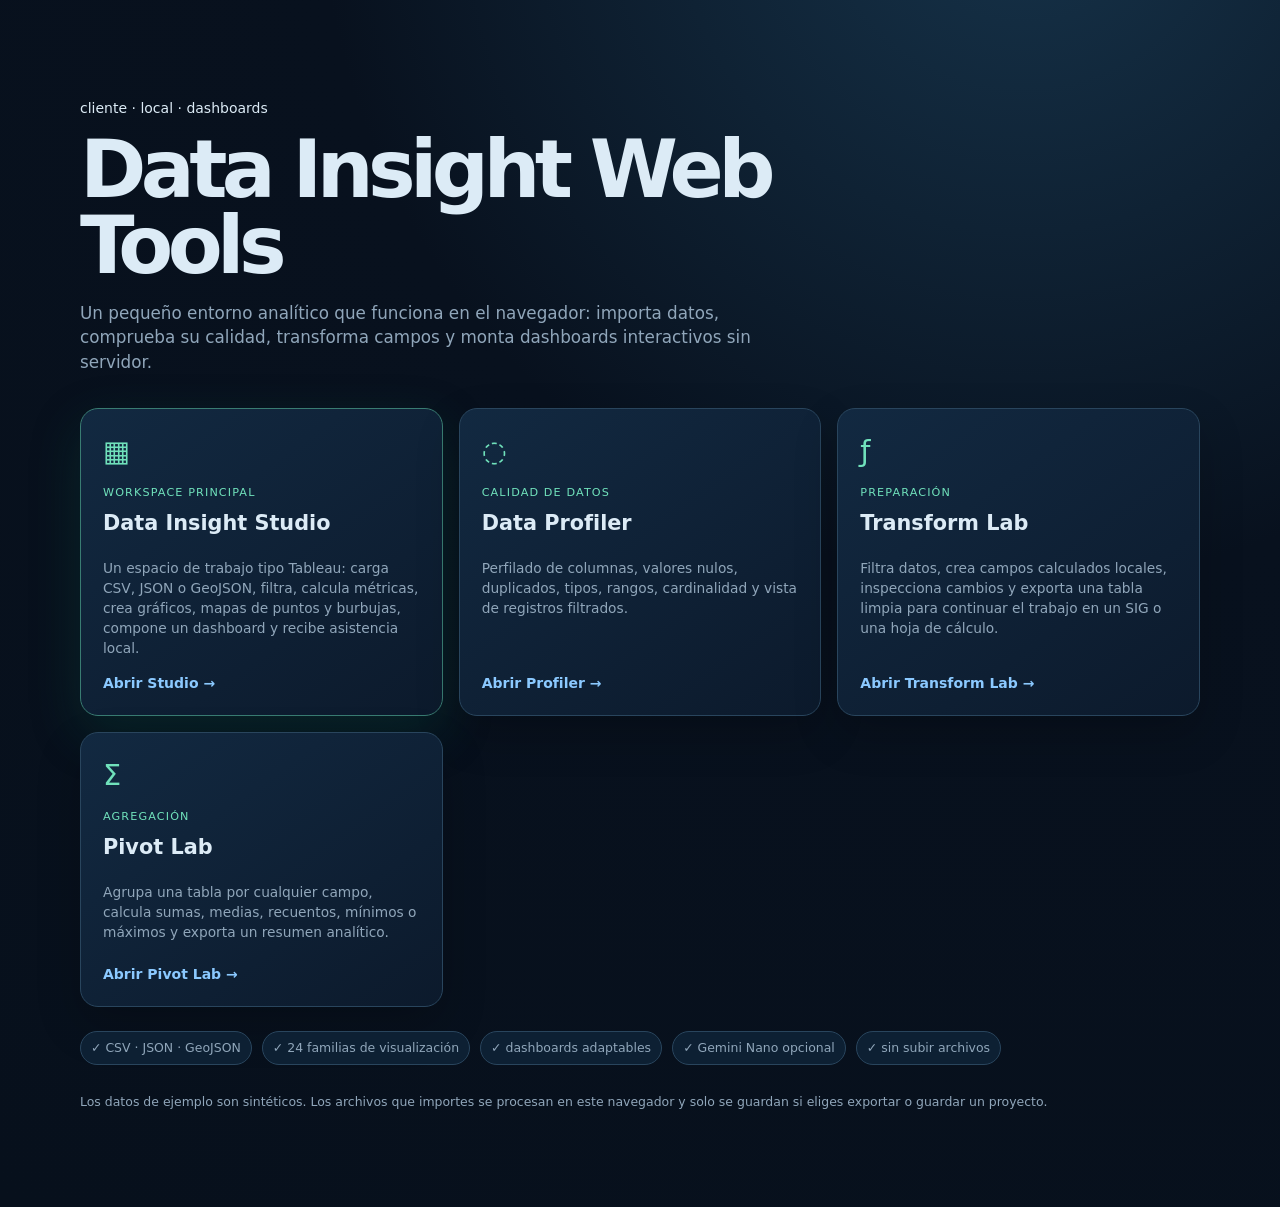
<file: index.html>
<!doctype html>
<html lang="es">
<head>
  <meta charset="utf-8">
  <meta name="viewport" content="width=device-width,initial-scale=1,viewport-fit=cover">
  <meta name="theme-color" content="#0b1220">
  <meta name="description" content="Herramientas locales de análisis de datos y dashboards interactivos para GitHub Pages.">
  <title>Data Insight Web Tools</title>
  <link rel="manifest" href="manifest.webmanifest">
  <link rel="icon" href="favicon.svg" type="image/svg+xml">
  <link rel="stylesheet" href="shared/styles.css?v=20260925-22">
</head>
<body class="catalog-page">
  <main class="catalog">
    <p class="eyebrow">cliente · local · dashboards</p>
    <h1>Data Insight Web Tools</h1>
    <p class="lede">Un pequeño entorno analítico que funciona en el navegador: importa datos, comprueba su calidad, transforma campos y monta dashboards interactivos sin servidor.</p>
    <section class="catalog-grid" aria-label="Herramientas disponibles">
      <article class="catalog-card featured"><span class="card-icon">▦</span><p class="tag">workspace principal</p><h2>Data Insight Studio</h2><p>Un espacio de trabajo tipo Tableau: carga CSV, JSON o GeoJSON, filtra, calcula métricas, crea gráficos, mapas de puntos y burbujas, compone un dashboard y recibe asistencia local.</p><a href="dashboard-studio/">Abrir Studio →</a></article>
      <article class="catalog-card"><span class="card-icon">◌</span><p class="tag">calidad de datos</p><h2>Data Profiler</h2><p>Perfilado de columnas, valores nulos, duplicados, tipos, rangos, cardinalidad y vista de registros filtrados.</p><a href="herramientas/data-profiler/">Abrir Profiler →</a></article>
      <article class="catalog-card"><span class="card-icon">ƒ</span><p class="tag">preparación</p><h2>Transform Lab</h2><p>Filtra datos, crea campos calculados locales, inspecciona cambios y exporta una tabla limpia para continuar el trabajo en un SIG o una hoja de cálculo.</p><a href="herramientas/transform-lab/">Abrir Transform Lab →</a></article>
      <article class="catalog-card"><span class="card-icon">Σ</span><p class="tag">agregación</p><h2>Pivot Lab</h2><p>Agrupa una tabla por cualquier campo, calcula sumas, medias, recuentos, mínimos o máximos y exporta un resumen analítico.</p><a href="herramientas/pivot-lab/">Abrir Pivot Lab →</a></article>
    </section>
    <section class="principles"><span>✓ CSV · JSON · GeoJSON</span><span>✓ 24 familias de visualización</span><span>✓ dashboards adaptables</span><span>✓ Gemini Nano opcional</span><span>✓ sin subir archivos</span></section>
    <p class="privacy">Los datos de ejemplo son sintéticos. Los archivos que importes se procesan en este navegador y solo se guardan si eliges exportar o guardar un proyecto.</p>
  </main>
  <script>if('serviceWorker'in navigator)navigator.serviceWorker.register('./sw.js?v=20260925-26').catch(()=>{});</script>
</body>
</html>
</file>
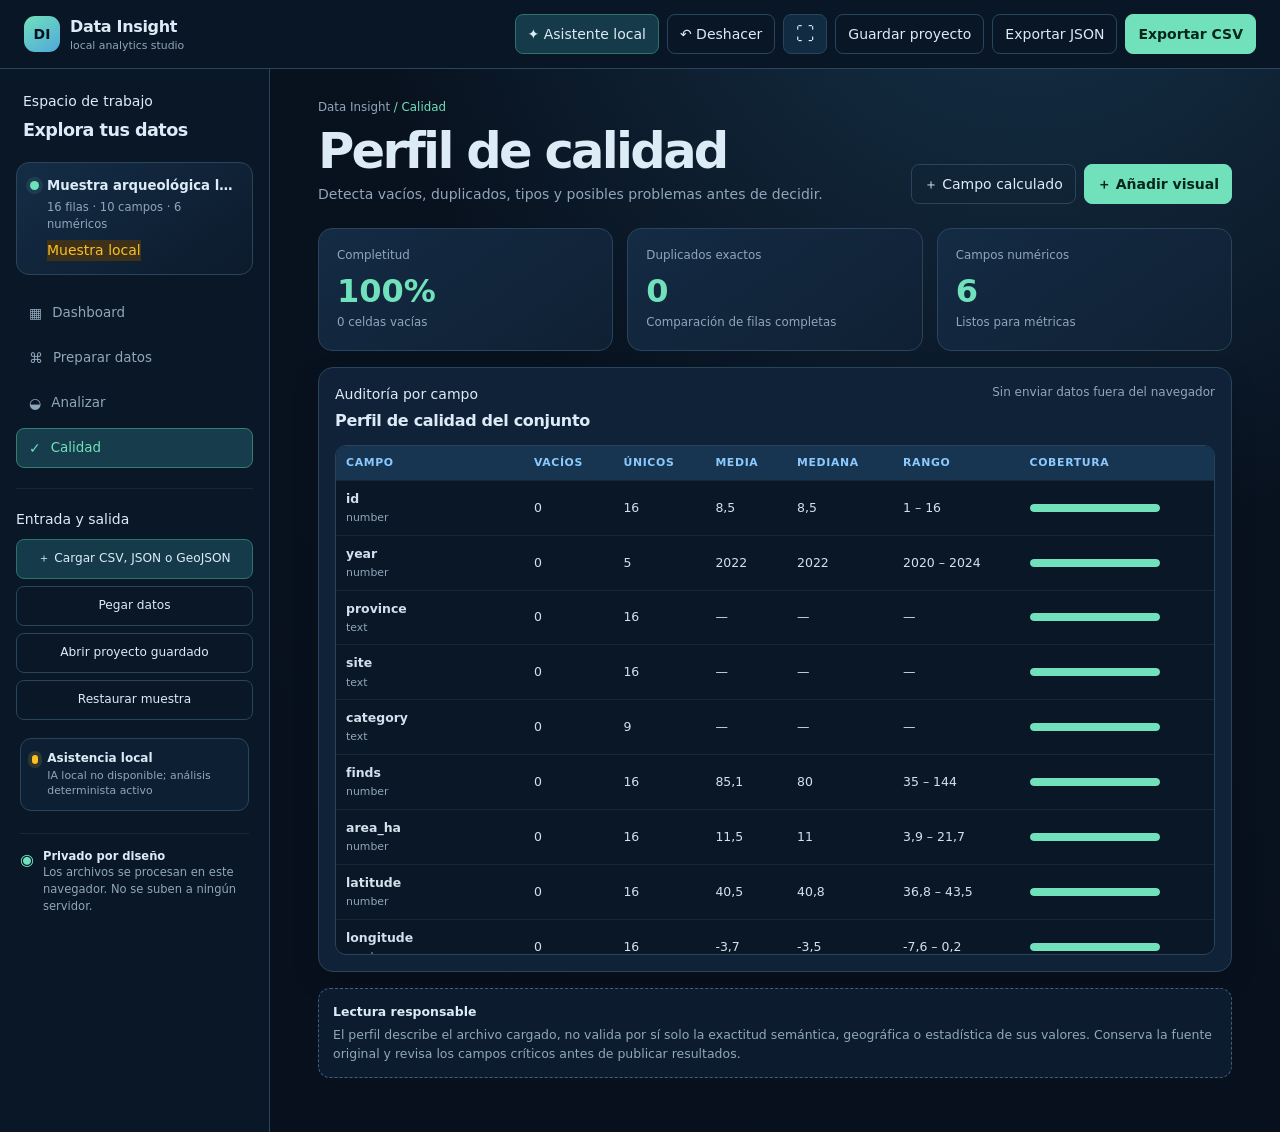
<file: herramientas/data-profiler/index.html>
<!doctype html>
<html lang="es">
<head>
  <meta charset="utf-8">
  <meta name="viewport" content="width=device-width,initial-scale=1,viewport-fit=cover">
  <meta name="description" content="Perfilador local de calidad y estructura de datos.">
  <title>Data Profiler</title>
  <link rel="manifest" href="../../manifest.webmanifest">
  <link rel="icon" href="../../favicon.svg" type="image/svg+xml">
  <link rel="stylesheet" href="../../shared/styles.css?v=20260925-22">
  <link rel="stylesheet" href="../../shared/ux.css?v=20260925-22">
</head>
<body data-mode="profiler">
  <div id="app"></div>
  <script type="module" src="../../shared/app.js?v=20260925-26"></script>
  <script>if('serviceWorker'in navigator)navigator.serviceWorker.register('../../sw.js?v=20260925-26').catch(()=>{});</script>
</body>
</html>
</file>
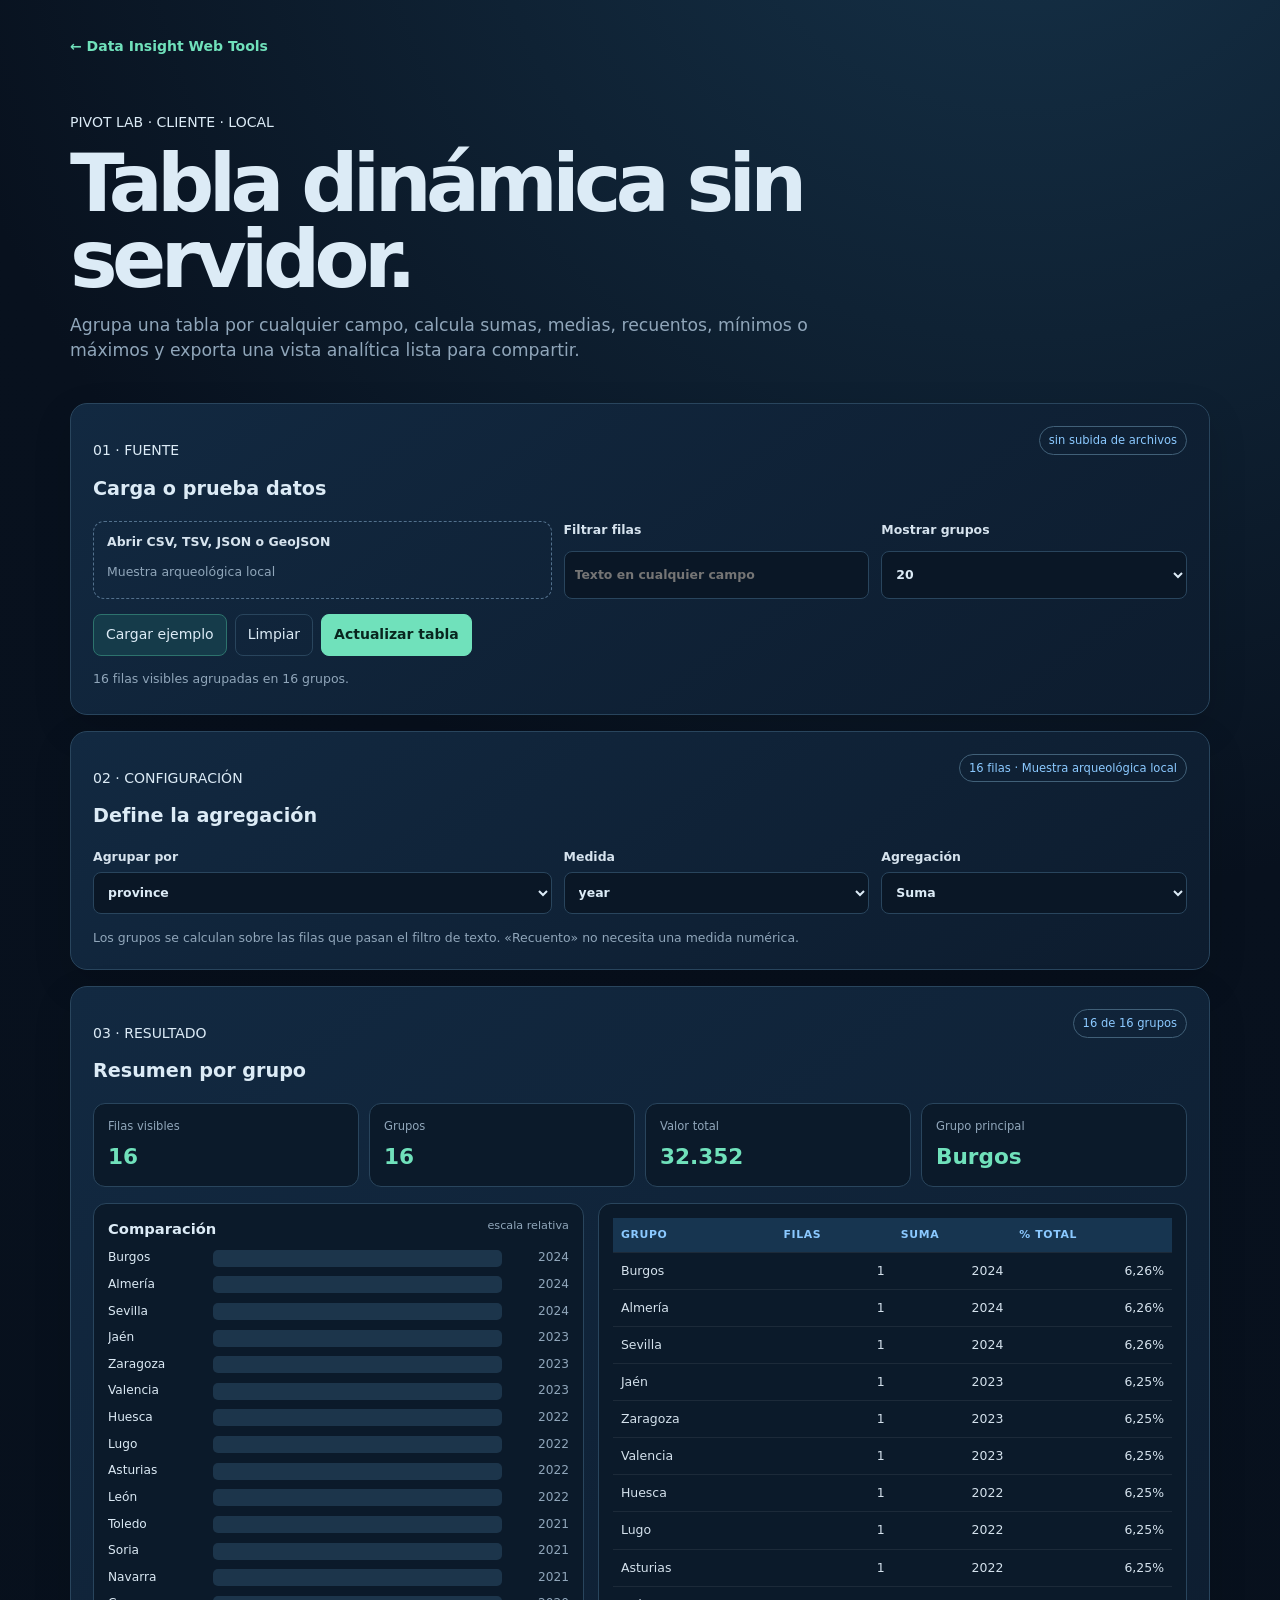
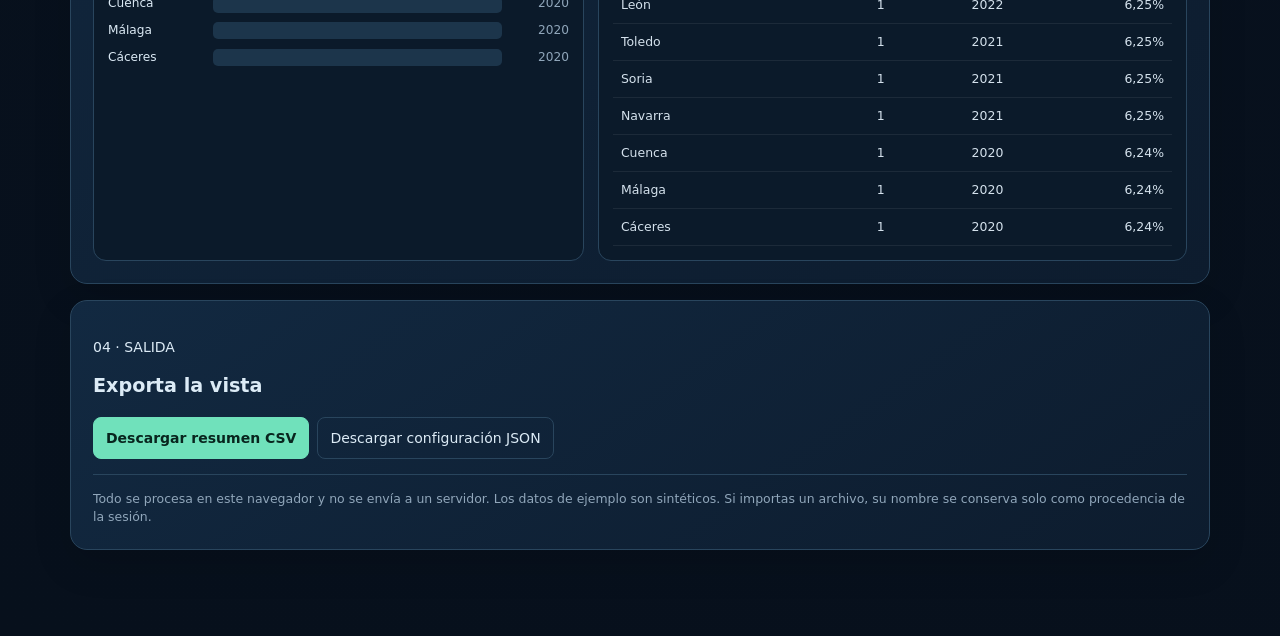
<file: herramientas/pivot-lab/index.html>
<!doctype html>
<html lang="es">
<head>
  <meta charset="utf-8">
  <meta name="viewport" content="width=device-width,initial-scale=1,viewport-fit=cover">
  <meta name="theme-color" content="#0b1220">
  <meta name="description" content="Tabla dinámica local para agrupar, resumir y exportar datos en el navegador.">
  <title>Pivot Lab · Data Insight Web Tools</title>
  <link rel="manifest" href="../../manifest.webmanifest">
  <link rel="icon" href="../../favicon.svg" type="image/svg+xml">
  <link rel="stylesheet" href="../../shared/styles.css?v=20260925-22">
  <link rel="stylesheet" href="styles.css">
</head>
<body>
  <main class="pivot-shell">
    <a class="back" href="../../">← Data Insight Web Tools</a>
    <header class="hero">
      <p class="eyebrow">PIVOT LAB · CLIENTE · LOCAL</p>
      <h1>Tabla dinámica sin servidor.</h1>
      <p class="lede">Agrupa una tabla por cualquier campo, calcula sumas, medias, recuentos, mínimos o máximos y exporta una vista analítica lista para compartir.</p>
    </header>

    <section class="panel" aria-labelledby="input-title">
      <div class="section-heading"><div><p class="eyebrow">01 · FUENTE</p><h2 id="input-title">Carga o prueba datos</h2></div><span class="badge">sin subida de archivos</span></div>
      <div class="control-grid">
        <label class="file-control">Abrir CSV, TSV, JSON o GeoJSON
          <input id="fileInput" type="file" accept=".csv,.tsv,.json,.geojson,text/csv,application/json,application/geo+json">
          <span id="fileName">Muestra arqueológica local</span>
        </label>
        <label>Filtrar filas
          <input id="search" type="search" placeholder="Texto en cualquier campo" autocomplete="off">
        </label>
        <label>Mostrar grupos
          <select id="topN"><option value="10">10</option><option value="20" selected>20</option><option value="50">50</option><option value="100">100</option><option value="all">Todos</option></select>
        </label>
      </div>
      <div class="button-row"><button id="exampleBtn" class="button-soft">Cargar ejemplo</button><button id="clearBtn" class="button-ghost">Limpiar</button><button id="runBtn" class="button-primary">Actualizar tabla</button></div>
      <p id="status" class="status" role="status">16 filas sintéticas listas para explorar.</p>
    </section>

    <section class="panel" aria-labelledby="config-title">
      <div class="section-heading"><div><p class="eyebrow">02 · CONFIGURACIÓN</p><h2 id="config-title">Define la agregación</h2></div><span id="rowHint" class="badge">—</span></div>
      <div class="config-grid">
        <label>Agrupar por
          <select id="dimension"></select>
        </label>
        <label>Medida
          <select id="measure"></select>
        </label>
        <label>Agregación
          <select id="aggregation"><option value="sum">Suma</option><option value="average">Media</option><option value="count">Recuento</option><option value="min">Mínimo</option><option value="max">Máximo</option></select>
        </label>
      </div>
      <p class="note">Los grupos se calculan sobre las filas que pasan el filtro de texto. «Recuento» no necesita una medida numérica.</p>
    </section>

    <section id="result" class="panel" aria-labelledby="result-title">
      <div class="section-heading"><div><p class="eyebrow">03 · RESULTADO</p><h2 id="result-title">Resumen por grupo</h2></div><span id="resultHint" class="badge">—</span></div>
      <div class="metrics"><div class="metric"><span>Filas visibles</span><strong id="visibleCount">—</strong></div><div class="metric"><span>Grupos</span><strong id="groupCount">—</strong></div><div class="metric"><span>Valor total</span><strong id="totalValue">—</strong></div><div class="metric"><span>Grupo principal</span><strong id="topGroup">—</strong></div></div>
      <div class="result-grid">
        <article class="subpanel"><div class="subheading"><h3>Comparación</h3><span>escala relativa</span></div><div id="bars" class="bars" role="list" aria-label="Gráfico de barras de la agregación"></div></article>
        <article class="subpanel table-wrap"><table><thead><tr><th>Grupo</th><th>Filas</th><th id="valueHead">Valor</th><th>% total</th></tr></thead><tbody id="tableBody"><tr><td colspan="4" class="empty">No hay resultados.</td></tr></tbody></table></article>
      </div>
    </section>

    <section class="panel" aria-labelledby="export-title">
      <div class="section-heading"><div><p class="eyebrow">04 · SALIDA</p><h2 id="export-title">Exporta la vista</h2></div></div>
      <div class="button-row"><button id="csvBtn" class="button-primary">Descargar resumen CSV</button><button id="jsonBtn" class="button-ghost">Descargar configuración JSON</button></div>
      <p class="privacy">Todo se procesa en este navegador y no se envía a un servidor. Los datos de ejemplo son sintéticos. Si importas un archivo, su nombre se conserva solo como procedencia de la sesión.</p>
    </section>
  </main>
  <script type="module" src="app.js"></script>
  <script>if('serviceWorker'in navigator)navigator.serviceWorker.register('../../sw.js?v=20260925-26').catch(()=>{});</script>
</body>
</html>
</file>
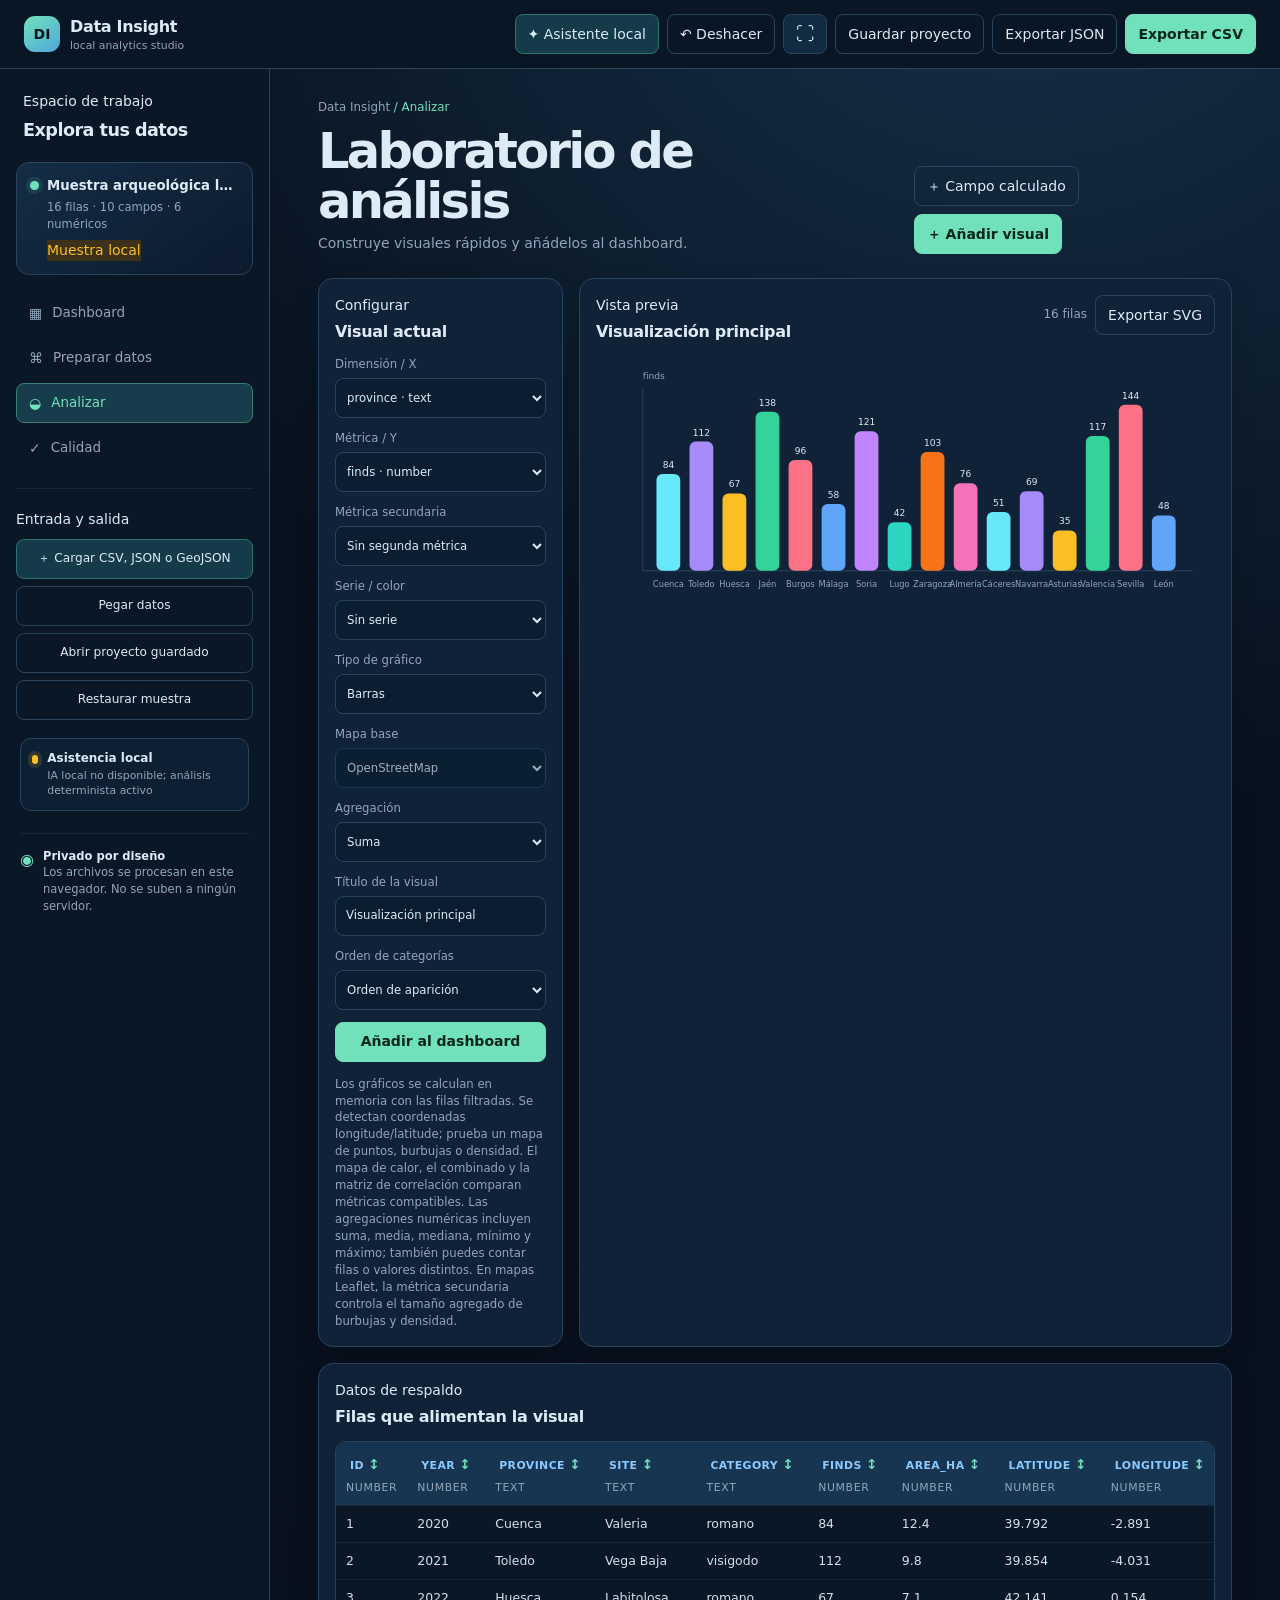
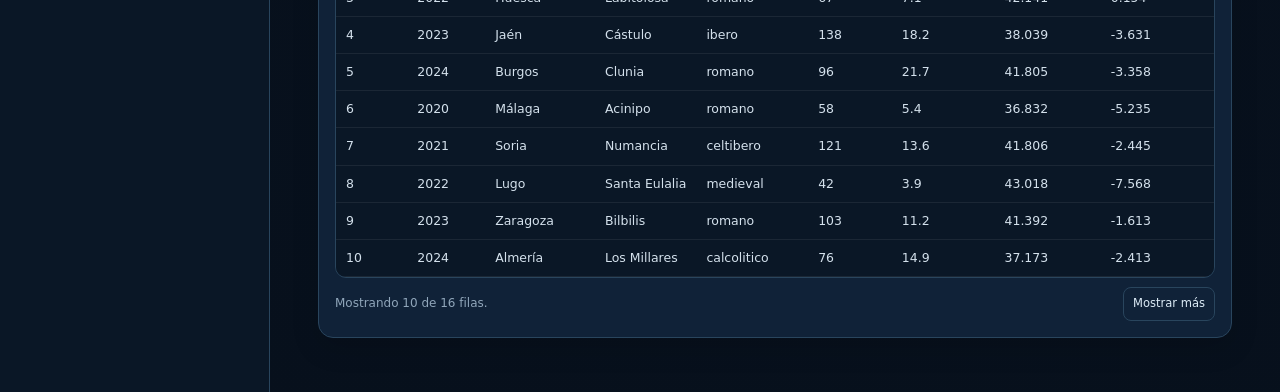
<file: herramientas/transform-lab/index.html>
<!doctype html>
<html lang="es">
<head>
  <meta charset="utf-8">
  <meta name="viewport" content="width=device-width,initial-scale=1,viewport-fit=cover">
  <meta name="description" content="Preparación y transformación local de tablas y capas de datos.">
  <title>Transform Lab</title>
  <link rel="manifest" href="../../manifest.webmanifest">
  <link rel="icon" href="../../favicon.svg" type="image/svg+xml">
  <link rel="stylesheet" href="../../shared/styles.css?v=20260925-22">
  <link rel="stylesheet" href="../../shared/ux.css?v=20260925-22">
</head>
<body data-mode="transform">
  <div id="app"></div>
  <script type="module" src="../../shared/app.js?v=20260925-26"></script>
  <script>if('serviceWorker'in navigator)navigator.serviceWorker.register('../../sw.js?v=20260925-26').catch(()=>{});</script>
</body>
</html>
</file>
<file: shared/styles.css>
.app-shell{min-height:100vh;background:transparent}.app-layout{display:grid;grid-template-columns:270px minmax(0,1fr);min-height:calc(100vh - 77px)}.app-shell .appbar{padding:14px 24px;align-items:center}.brand{display:flex;gap:10px;align-items:center;color:var(--text);text-decoration:none}.brand strong{display:block;font-size:1rem;letter-spacing:-.02em}.brand small{display:block;color:var(--muted);font-size:.68rem}.brand-mark{display:grid;place-items:center;width:36px;height:36px;border-radius:11px;background:linear-gradient(145deg,var(--accent),#50a8db);color:#06121e;font-weight:900}.appbar-actions,.workspace-actions,.toolbar-actions,.modal-actions{display:flex;gap:8px;flex-wrap:wrap;align-items:center}.icon-button{width:44px;padding:0;font-size:1.15rem}.button-primary{background:var(--accent);border-color:var(--accent);color:#08251e;font-weight:800}.button-ghost{background:transparent}.button-soft{background:#153b4a;border-color:#2d736d}.wide{width:100%}.app-shell .sidebar{padding:22px 16px;background:#0a1726;border-right:1px solid var(--line);overflow:auto}.sidebar-heading{padding:0 7px 18px}.sidebar-heading h2{font-size:1.1rem;margin:7px 0 0;letter-spacing:-.03em}.dataset-card{display:grid;grid-template-columns:auto 1fr;gap:4px 8px;padding:13px;border:1px solid var(--line);border-radius:13px;background:linear-gradient(145deg,#142d45,#0c1a2c);margin-bottom:18px}.dataset-card strong{overflow:hidden;text-overflow:ellipsis;white-space:nowrap;font-size:.83rem}.dataset-card small{grid-column:2;color:var(--muted);font-size:.72rem}.dataset-card .badge{grid-column:2;width:max-content;margin-top:4px}.status-dot{width:9px;height:9px;border-radius:99px;background:var(--accent);margin-top:5px;box-shadow:0 0 0 4px #70e1bb1c}.badge-synthetic{border-color:#72673e;background:#3d3219;color:var(--yellow)}.badge-pasted{border-color:#466f9a;background:#18324d;color:var(--blue)}.side-nav{display:grid;gap:5px}.side-nav button{display:flex;gap:10px;align-items:center;border-color:transparent;background:transparent;color:var(--muted);text-align:left}.side-nav button.active{background:#173c4c;border-color:#397c72;color:var(--accent)}.side-nav button span{font-size:.84rem}.side-divider{height:1px;background:#ffffff12;margin:20px 0}.side-actions{display:grid;gap:7px;margin-top:10px}.side-actions button{width:100%;font-size:.76rem}.privacy-note{display:flex;gap:9px;margin:22px 4px 0;padding-top:14px;border-top:1px solid #ffffff12;color:var(--muted);font-size:.72rem}.privacy-note>span{color:var(--accent);font-size:1rem}.privacy-note p{margin:0}.privacy-note strong{color:var(--text)}.app-shell .workspace{display:block;min-width:0;padding:30px clamp(18px,4vw,48px) 54px;overflow:hidden}.workspace-header{display:flex;justify-content:space-between;align-items:flex-end;gap:22px;margin-bottom:24px}.breadcrumbs{color:var(--muted);font-size:.74rem}.breadcrumbs span{color:var(--accent)}.workspace-header h1{font-size:clamp(1.8rem,4vw,3.1rem);line-height:1;margin:11px 0 7px;letter-spacing:-.055em}.workspace-header p{margin:0;color:var(--muted);max-width:650px}.overview-toolbar{display:flex;justify-content:space-between;gap:16px;align-items:center;margin-bottom:16px}.result-count{display:block;font-weight:800}.source-line{display:block;margin-top:3px;color:var(--muted);font-size:.75rem;max-width:650px;white-space:nowrap;overflow:hidden;text-overflow:ellipsis}.dashboard-grid{gap:16px}.dashboard-card{background:linear-gradient(145deg,#122941,#0d1c2e);box-shadow:0 12px 30px #0002}.dashboard-card.kpi-card{padding:18px;min-height:150px}.dashboard-card .kpi-icon{float:right;width:30px;height:30px;display:grid;place-items:center;border-radius:9px;background:#193e4c;color:var(--accent);font-weight:800}.dashboard-card .kpi-label{font-weight:800;font-size:.88rem}.dashboard-card .kpi-value{margin-top:22px}.dashboard-card .kpi-value small{font-size:.95rem;color:var(--accent)}.dashboard-card .kpi-detail{margin-top:6px}.panel{min-width:0;border:1px solid var(--line);border-radius:15px;background:#102238;padding:16px;box-shadow:0 10px 28px #0002}.panel-heading{display:flex;justify-content:space-between;align-items:flex-start;gap:12px;margin-bottom:13px}.panel-heading h3{margin:5px 0 0;font-size:1rem;letter-spacing:-.02em}.panel-note{color:var(--muted);font-size:.75rem}.remove-card{min-height:30px;padding:2px 8px;background:transparent;border-color:transparent;color:var(--muted);font-size:1.2rem}.remove-card:hover{color:var(--red)}.chart-wrap{min-height:275px}.chart-large{min-height:340px}.chart-svg{width:100%;height:auto;min-height:265px}.chart-svg text{fill:#dcebf6;font-size:12px;font-family:system-ui,sans-serif}.chart-svg .chart-grid line{stroke:#33506c;stroke-width:1}.chart-svg .chart-axis-title{fill:var(--muted);font-size:12px}.chart-svg .chart-axis-label{fill:var(--muted);font-size:11px}.chart-svg .chart-line{filter:drop-shadow(0 0 5px #67e8f966)}.chart-svg .scatter-point{fill:#a78bfa;stroke:#e9ddff;stroke-width:1.5;opacity:.8}.donut-total{font-size:1.5rem!important;font-weight:800}.donut-caption{fill:var(--muted)!important;font-size:11px!important}.empty-chart,.empty-state{display:grid;place-items:center;gap:5px;min-height:220px;color:var(--muted);text-align:center;padding:20px}.empty-chart span{font-size:2rem;color:var(--accent)}.empty-chart strong,.empty-state strong{color:var(--text)}.empty-chart small,.empty-state span{font-size:.78rem}.table-scroll{overflow:auto;border:1px solid var(--line);border-radius:11px;background:#0a1726;max-height:510px}.panel table{width:100%;border-collapse:collapse;min-width:620px;font-size:.78rem}.panel th,.panel td{padding:9px 10px;border-bottom:1px solid #ffffff12;text-align:left;white-space:nowrap}.panel th{position:sticky;top:0;background:#173550;color:var(--blue);font-size:.68rem;text-transform:uppercase;letter-spacing:.06em}.panel th small,.panel td small{display:block;color:var(--muted);font-size:.68rem;font-weight:400;margin-top:2px}.panel td{color:#d4e1ec}.table-note{color:var(--muted);font-size:.75rem;margin:9px 0 0}.filter-panel{padding:14px;margin-bottom:16px;border:1px solid var(--line);border-radius:15px;background:#0f2034}.filter-search{display:flex;gap:8px;margin-bottom:14px}.filter-search input{flex:1;min-height:44px;border:1px solid var(--line);border-radius:9px;background:#081827;color:var(--text);padding:8px 11px}.filter-grid{display:grid;grid-template-columns:repeat(auto-fit,minmax(170px,1fr));gap:10px}.filter-field{display:grid;gap:5px}.filter-field label{color:var(--muted);font-size:.72rem}.filter-field label small{display:block;color:#6f8ba2;margin-top:2px}.filter-field select,.filter-field input,.analysis-controls select{width:100%;min-height:40px;border:1px solid var(--line);border-radius:8px;background:#0b1e31;color:var(--text);padding:7px}.range-fields{display:grid;grid-template-columns:1fr 1fr;gap:6px}.analysis-layout{display:grid;grid-template-columns:245px minmax(0,1fr);gap:16px;margin-bottom:16px}.analysis-controls label{display:grid;gap:5px;color:var(--muted);font-size:.73rem;margin-bottom:12px}.analysis-controls .helper{color:var(--muted);font-size:.73rem;margin:14px 0 0}.analysis-result{min-width:0}.quality-summary{display:grid;grid-template-columns:repeat(3,1fr);gap:14px;margin-bottom:16px}.quality-stat{padding:18px;border:1px solid var(--line);border-radius:14px;background:linear-gradient(145deg,#142b44,#0f2033)}.quality-stat span,.quality-stat small{display:block;color:var(--muted);font-size:.74rem}.quality-stat strong{display:block;color:var(--accent);font-size:2rem;line-height:1.1;margin:10px 0 5px}.quality-table td:first-child{min-width:145px}.quality-bar{display:block;width:130px;height:8px;border-radius:99px;background:#233b50;overflow:hidden}.quality-bar i{display:block;height:100%;background:var(--accent);border-radius:inherit}.provenance{display:grid;gap:4px;margin-top:16px;padding:14px;border:1px dashed #416078;border-radius:12px;background:#0c1c2e;color:var(--muted);font-size:.78rem;line-height:1.5}.provenance strong{color:var(--text)}.alert{display:flex;justify-content:space-between;gap:12px;align-items:center;margin:-7px 0 16px;padding:10px 12px;border-radius:10px;background:#153f38;color:var(--accent);font-size:.8rem}.alert-error{background:#4a202a;color:var(--red)}.alert button{min-height:26px;padding:0 6px;background:transparent;border-color:transparent;color:inherit}.modal-backdrop{position:fixed;inset:0;display:grid;place-items:center;padding:18px;background:#020812bb;z-index:80}.modal-card{width:min(680px,100%);padding:18px;border:1px solid var(--line);border-radius:16px;background:#102238;box-shadow:0 24px 80px #0008}.modal-card textarea{width:100%;resize:vertical;border:1px solid var(--line);border-radius:10px;background:#07121f;color:var(--text);padding:10px;font:13px/1.5 ui-monospace,Consolas,monospace}.modal-actions{justify-content:flex-end;margin-top:12px}@media(max-width:900px){.app-layout{grid-template-columns:230px minmax(0,1fr)}.workspace-header{align-items:flex-start;flex-direction:column}.quality-summary{grid-template-columns:1fr 1fr}.dashboard-card.kpi-card{grid-column:span 6}}@media(max-width:700px){.app-layout{display:block}.app-shell .sidebar{border-right:0;border-bottom:1px solid var(--line);padding:13px}.sidebar-heading{padding-bottom:11px}.side-nav{display:flex;overflow:auto}.side-nav button{flex:0 0 auto}.side-divider,.privacy-note{display:none}.app-shell .workspace{padding:22px 12px 40px}.appbar-actions{margin-top:10px}.workspace-header{margin-bottom:18px}.workspace-actions{width:100%}.workspace-actions .button{flex:1}.overview-toolbar{align-items:flex-start;flex-direction:column}.toolbar-actions{width:100%}.analysis-layout{display:block}.analysis-controls{margin-bottom:14px}.quality-summary{grid-template-columns:1fr}.dashboard-card,.dashboard-card.kpi-card{display:block;margin-bottom:12px}.chart-large{min-height:260px}.source-line{white-space:normal}.filter-grid{grid-template-columns:1fr 1fr}}@media(max-width:430px){.app-shell .appbar{padding:12px}.appbar-actions .button{font-size:.74rem;padding:8px}.filter-grid{grid-template-columns:1fr}.filter-search{display:grid;grid-template-columns:1fr}.modal-actions{display:grid}.modal-actions .button{width:100%}}
.chart-svg .chart-zero{stroke:#6e8ca5;stroke-width:1.2;stroke-dasharray:5 4}.chart-svg .chart-bar,.chart-svg circle{cursor:help}
.chart-svg .map-grid line{stroke:#416078;stroke-width:1;stroke-dasharray:2 5;opacity:.65}.chart-svg .map-point{stroke:#eaf7ff;stroke-width:1.3;opacity:.84}.chart-svg .box-plot{cursor:help}.local-ai-status{display:flex;gap:9px;align-items:flex-start;margin:18px 4px 0;padding:11px;border:1px solid #29455d;border-radius:11px;background:#0d2033}.local-ai-status>div{display:grid;gap:2px;min-width:0}.local-ai-status strong{font-size:.75rem}.local-ai-status small{color:var(--muted);font-size:.68rem;line-height:1.35}.status-dot[data-state="ready"]{background:var(--accent);box-shadow:0 0 0 4px #70e1bb22}.status-dot[data-state="fallback"]{background:var(--yellow);box-shadow:0 0 0 4px #fbbf2422}.assistant-card{max-height:min(760px,92vh);overflow:auto}.assistant-card h2{margin:5px 0 0;font-size:1.25rem}.assistant-actions{display:flex;gap:8px;flex-wrap:wrap;margin:16px 0}.assistant-actions button{flex:1 1 180px}.assistant-result{min-height:125px;padding:14px;border:1px solid var(--line);border-radius:11px;background:#081827;color:var(--text)}.assistant-list{display:grid;gap:9px;margin:0;padding-left:20px}.assistant-answer{line-height:1.6;white-space:normal}.muted{color:var(--muted)}

:root{color-scheme:dark;--bg:#08111e;--panel:#102238;--line:#29455d;--text:#dcebf6;--muted:#90a6ba;--accent:#70e1bb;--blue:#8bc9ff;--yellow:#fbbf24;--red:#fb7185}
*{box-sizing:border-box}
html{background:var(--bg)}
body{margin:0;min-width:320px;background:radial-gradient(circle at 80% -10%,#16334a 0,#08111e 42%,#07101c 100%);color:var(--text);font:14px/1.45 Inter,ui-sans-serif,system-ui,-apple-system,"Segoe UI",sans-serif}
a{color:var(--blue)}
button,input,select,textarea{font:inherit}
button{min-height:40px;padding:8px 12px;border:1px solid var(--line);border-radius:8px;background:#102b42;color:var(--text);cursor:pointer;transition:border-color .18s ease,background .18s ease,transform .18s ease}
button:hover{border-color:var(--accent);transform:translateY(-1px)}
button:focus-visible,input:focus-visible,select:focus-visible,textarea:focus-visible,a:focus-visible{outline:2px solid var(--accent);outline-offset:2px}
.appbar{display:flex;justify-content:space-between;gap:16px;background:#091625;border-bottom:1px solid var(--line)}
.dashboard-grid{display:grid;grid-template-columns:repeat(12,minmax(0,1fr))}
.dashboard-grid>.kpi-card{grid-column:span 4;padding:18px;min-height:150px;border:1px solid var(--line);border-radius:15px;background:linear-gradient(145deg,#122941,#0d1c2e);box-shadow:0 12px 30px #0002}
.dashboard-grid>.kpi-card .kpi-icon{float:right;width:30px;height:30px;display:grid;place-items:center;border-radius:9px;background:#193e4c;color:var(--accent);font-weight:800}
.dashboard-grid>.kpi-card .kpi-label{font-weight:800;font-size:.88rem}.dashboard-grid>.kpi-card .kpi-value{margin-top:22px;font-size:2.1rem;font-weight:850;letter-spacing:-.05em}.dashboard-grid>.kpi-card .kpi-value small{font-size:.95rem;color:var(--accent)}.dashboard-grid>.kpi-card .kpi-detail{margin-top:6px;color:var(--muted);font-size:.74rem}.dashboard-grid>.card-chart{grid-column:span 8}.dashboard-grid>.card-table{grid-column:span 12}
.catalog-page{padding:clamp(28px,7vw,84px) 18px}.catalog{width:min(1120px,100%);margin:0 auto}.catalog h1{max-width:760px;margin:10px 0 14px;font-size:clamp(2.2rem,7vw,5rem);line-height:.95;letter-spacing:-.07em}.catalog .lede{max-width:700px;color:var(--muted);font-size:1.05rem}.catalog-grid{display:grid;grid-template-columns:repeat(3,minmax(0,1fr));gap:16px;margin-top:34px}.catalog-card{display:flex;flex-direction:column;min-height:275px;padding:22px;border:1px solid var(--line);border-radius:18px;background:linear-gradient(145deg,#122941,#0c1a2c);box-shadow:0 18px 45px #0003}.catalog-card.featured{border-color:#397c72;box-shadow:0 18px 50px #0b52434d}.card-icon{font-size:1.8rem;color:var(--accent)}.catalog-card .tag{margin:12px 0 0;color:var(--accent);font-size:.7rem;text-transform:uppercase;letter-spacing:.1em}.catalog-card h2{margin:7px 0;font-size:1.3rem}.catalog-card>p:not(.tag){color:var(--muted);font-size:.86rem}.catalog-card a{margin-top:auto;font-weight:800;text-decoration:none}.principles{display:flex;gap:10px;flex-wrap:wrap;margin-top:24px;color:var(--muted);font-size:.78rem}.principles span{padding:7px 10px;border:1px solid var(--line);border-radius:99px;background:#0d2033}.privacy{margin-top:28px;color:var(--muted);font-size:.78rem}
@media(max-width:900px){.dashboard-grid>.kpi-card{grid-column:span 6}.dashboard-grid>.card-chart,.dashboard-grid>.card-table{grid-column:span 12}.catalog-grid{grid-template-columns:1fr 1fr}}
@media(max-width:700px){.dashboard-grid>.kpi-card,.dashboard-grid>.card-chart,.dashboard-grid>.card-table{grid-column:span 12}.catalog-grid{grid-template-columns:1fr}.catalog-page{padding-top:34px}}
.panel-heading-actions{display:flex;align-items:center;justify-content:flex-end;gap:8px;flex-wrap:wrap}
</file>
<file: shared/ux.css>
.filter-panel-header{display:flex;justify-content:space-between;align-items:center;gap:12px;margin-bottom:12px}.filter-panel-header strong{display:block;margin-top:4px;font-size:.88rem}.filter-chips{display:flex;gap:6px;flex-wrap:wrap;margin:-3px 0 13px}.filter-chip{min-height:32px;padding:5px 9px;border-radius:99px;background:#173c4c;border-color:#397c72;color:var(--accent);font-size:.72rem}.dashboard-card .card-actions{position:static;display:flex;gap:4px}.card-action{min-height:32px!important;padding:3px 8px!important;border-color:transparent!important;background:transparent!important;color:var(--muted);font-size:.9rem}.card-action:hover{color:var(--accent)}.sort-button{min-height:27px!important;padding:1px 4px!important;border:0!important;border-radius:5px!important;background:transparent!important;color:var(--blue)!important;font-size:.68rem!important;font-weight:800;text-transform:uppercase;letter-spacing:.04em}.sort-button span{color:var(--accent);font-size:.85rem}.table-more-row{display:flex;align-items:center;justify-content:space-between;gap:10px}.table-more-row .button{min-height:34px;padding:5px 9px;font-size:.72rem}.sr-only{position:absolute!important;width:1px!important;height:1px!important;padding:0!important;margin:-1px!important;overflow:hidden!important;clip:rect(0,0,0,0)!important;white-space:nowrap!important;border:0!important}.muted{color:var(--muted)}
.analysis-controls input{width:100%;min-height:40px;border:1px solid var(--line);border-radius:9px;background:#0b1e31;color:var(--text);padding:8px 10px;font:inherit}.analysis-controls input:focus,.analysis-controls select:focus{outline:2px solid rgba(103,232,249,.35);outline-offset:2px}.panel-subtitle{display:block;margin-top:4px;color:var(--muted);font-size:.75rem;font-weight:500}
.dashboard-grid{grid-auto-flow:row dense;grid-auto-rows:minmax(145px,auto);align-items:stretch}
.dashboard-grid>.dashboard-card{grid-column:span var(--card-col,6);grid-row:span var(--card-row,1);min-width:0;min-height:0}
.dashboard-grid>.dashboard-card[draggable="true"]{cursor:grab}
.dashboard-grid>.dashboard-card.is-dragging{opacity:.45;outline:2px dashed var(--accent);outline-offset:4px}
.dashboard-card .card-actions{flex-wrap:wrap;justify-content:flex-end;max-width:min(100%,430px)}
.card-action{font-size:.72rem!important;line-height:1!important;min-width:27px}
.dashboard-hint{margin:-5px 0 12px;color:var(--muted);font-size:.75rem}
.editor-grid{display:grid;grid-template-columns:repeat(2,minmax(0,1fr));gap:12px}
.editor-grid label{display:grid;gap:5px;color:var(--muted);font-size:.75rem}
.editor-grid input,.editor-grid select{width:100%;min-height:40px;border:1px solid var(--line);border-radius:8px;background:#0b1e31;color:var(--text);padding:7px}
.map-mark{outline:none;cursor:pointer}.map-mark .map-tooltip{opacity:0;visibility:hidden;pointer-events:none;transition:opacity .12s ease,visibility .12s ease}.map-mark:hover .map-tooltip,.map-mark:focus .map-tooltip{opacity:1;visibility:visible}.map-tooltip rect{fill:#e9f7ff;stroke:#0a1726;stroke-width:1.5;filter:drop-shadow(0 4px 8px #0007)}.map-tooltip text{fill:#06121e!important;font-size:11px!important;font-weight:700;dominant-baseline:auto}.map-mark:focus .map-point,.map-mark:focus .density-cell{stroke:#fff;stroke-width:2.5}.density-mark .map-tooltip rect{fill:#f1fff9}
@media(max-width:900px){.dashboard-grid>.dashboard-card{grid-column:span var(--card-col,12)}}
@media(max-width:700px){.dashboard-grid{display:block}.dashboard-grid>.dashboard-card{display:block;margin-bottom:12px}.editor-grid{grid-template-columns:1fr}.dashboard-card .card-actions{max-width:none}}
.leaflet-chart-host{position:relative;min-height:330px;overflow:hidden;border:1px solid var(--line);border-radius:12px;background:#0a1726;color:var(--text)}.leaflet-chart-host .leaflet-container{height:100%;min-height:330px;background:#0a1726;font:inherit}.leaflet-chart-host .leaflet-control-zoom a,.leaflet-chart-host .leaflet-control-layers{border-color:#31546c;background:#102238;color:#d7edf8}.leaflet-chart-host .leaflet-control-layers-toggle{background-color:#102238;background-size:18px}.leaflet-chart-host .leaflet-control-layers-expanded{padding:7px 9px;line-height:1.5}.leaflet-chart-host .leaflet-control-attribution{background:rgba(7,20,32,.86);color:#b8d0df}.leaflet-chart-host .leaflet-control-attribution a{color:#8ee9f6}.leaflet-chart-host .leaflet-popup-content-wrapper,.leaflet-chart-host .leaflet-popup-tip{background:#102238;color:#e7f5fb}.leaflet-chart-host .leaflet-popup-content{min-width:190px;max-width:min(360px,calc(100vw - 72px));margin:12px}.leaflet-popup-title{margin-bottom:4px;color:var(--accent);font-weight:800}.leaflet-popup-coords{margin-bottom:8px;color:var(--muted);font-size:.72rem}.leaflet-popup-table{width:100%;border-collapse:collapse;font-size:.7rem}.leaflet-popup-table th,.leaflet-popup-table td{padding:3px 5px;border-bottom:1px solid #2a485c;text-align:left;vertical-align:top}.leaflet-popup-table th{width:38%;color:#9ac1d1;font-weight:700}.leaflet-popup-table td{color:#f1fbff;overflow-wrap:anywhere}.leaflet-loading,.leaflet-chart-host .empty-chart{display:grid;place-content:center;justify-items:center;gap:6px;min-height:330px;padding:24px;text-align:center;color:var(--muted)}.leaflet-loading span,.leaflet-chart-host .empty-chart span{font-size:2rem;color:var(--accent)}.leaflet-loading strong,.leaflet-chart-host .empty-chart strong{color:var(--text)}.leaflet-loading small,.leaflet-chart-host .empty-chart small{max-width:34ch}.leaflet-caption{position:absolute;left:10px;bottom:10px;z-index:500;max-width:calc(100% - 20px);padding:5px 8px;border:1px solid rgba(125,221,235,.24);border-radius:7px;background:rgba(7,20,32,.84);color:#d9f8ff;font-size:.68rem;pointer-events:none}.leaflet-chart-mounted .leaflet-pane,.leaflet-chart-mounted .leaflet-control-container{font-family:inherit}
@media(max-width:700px){.leaflet-chart-host,.leaflet-chart-host .leaflet-container,.leaflet-loading,.leaflet-chart-host .empty-chart{min-height:300px}.leaflet-chart-host .leaflet-control-layers-expanded{max-width:calc(100vw - 42px)}}
.leaflet-map-legend{min-width:150px;padding:7px 9px;border:1px solid #31546c;border-radius:7px;background:rgba(7,20,32,.92);color:#d7edf8;box-shadow:0 2px 8px #0005;font-size:.68rem}.leaflet-map-legend strong{display:block;margin-bottom:5px;color:#8ee9f6}.leaflet-map-legend-swatches{display:flex;height:9px;overflow:hidden;border-radius:3px}.leaflet-map-legend-swatches i{display:block;flex:1}.leaflet-map-legend-values{display:flex;justify-content:space-between;margin-top:3px;color:#b8d0df;font-size:.62rem}
</file>
<file: herramientas/pivot-lab/styles.css>
.pivot-shell{width:min(1180px,100%);margin:0 auto;padding:28px 20px 70px}.back{display:inline-block;color:var(--accent);font-weight:800;text-decoration:none;min-height:40px;padding:8px 0}.hero{padding:30px 0 24px;max-width:760px}.hero h1{margin:0 0 15px;font-size:clamp(2.3rem,7vw,5rem);line-height:.95;letter-spacing:-.07em}.hero .lede{margin:0;color:var(--muted);font-size:1.08rem}.panel{background:linear-gradient(145deg,#122941,#0d1c2e);border:1px solid var(--line);border-radius:17px;padding:22px;margin:16px 0;box-shadow:0 14px 38px #0002}.section-heading{display:flex;justify-content:space-between;align-items:flex-start;gap:18px;margin-bottom:18px}.section-heading h2{margin:0;font-size:1.2rem}.badge{border:1px solid #416078;border-radius:999px;color:var(--blue);font-size:.72rem;padding:5px 9px;white-space:nowrap}.control-grid,.config-grid{display:grid;grid-template-columns:minmax(240px,1.5fr) repeat(2,minmax(170px,1fr));gap:12px}label{display:grid;gap:6px;color:#d6e3ee;font-size:.78rem;font-weight:750}.file-control{min-height:78px;padding:11px 13px;border:1px dashed #52708c;border-radius:11px;cursor:pointer}.file-control input{position:absolute;width:1px;height:1px;opacity:.01}.file-control span{color:var(--muted);font-weight:400;overflow:hidden;text-overflow:ellipsis;white-space:nowrap}select,input[type=search]{width:100%;min-height:42px;padding:8px 10px;border:1px solid var(--line);border-radius:8px;background:#0a1726;color:var(--text)}.button-row{display:flex;flex-wrap:wrap;gap:8px;margin-top:15px}.button-row button{min-height:42px}.status,.note,.privacy{color:var(--muted);font-size:.78rem}.status{min-height:22px;margin:14px 0 0}.note{margin:15px 0 0}.metrics{display:grid;grid-template-columns:repeat(4,1fr);gap:10px;margin-bottom:16px}.metric{padding:14px;border:1px solid var(--line);border-radius:12px;background:#0b1a2a}.metric span{display:block;color:var(--muted);font-size:.72rem}.metric strong{display:block;margin-top:6px;color:var(--accent);font-size:1.35rem;overflow:hidden;text-overflow:ellipsis;white-space:nowrap}.result-grid{display:grid;grid-template-columns:minmax(0,1fr) minmax(420px,1.2fr);gap:14px}.subpanel{min-width:0;padding:14px;border:1px solid var(--line);border-radius:13px;background:#0b1a2a}.subheading{display:flex;justify-content:space-between;gap:10px;margin-bottom:10px}.subheading h3{margin:0;font-size:.92rem}.subheading span{color:var(--muted);font-size:.7rem}.bars{display:grid;gap:9px;min-height:250px;align-content:start}.bar-row{display:grid;grid-template-columns:minmax(90px,1fr) 3fr minmax(55px,.6fr);align-items:center;gap:9px;font-size:.76rem}.bar-label{overflow:hidden;text-overflow:ellipsis;white-space:nowrap;color:#dbe9f4}.bar-track{height:17px;border-radius:5px;background:#1c354b;overflow:hidden}.bar-fill{height:100%;border-radius:inherit;background:linear-gradient(90deg,var(--accent),#50a8db)}.bar-value{color:var(--muted);text-align:right}.table-wrap{overflow:auto}.table-wrap table{width:100%;border-collapse:collapse;min-width:420px;font-size:.78rem}.table-wrap th,.table-wrap td{padding:9px 8px;border-bottom:1px solid #ffffff12;text-align:left;white-space:nowrap}.table-wrap th{color:var(--blue);font-size:.68rem;text-transform:uppercase;letter-spacing:.06em}.table-wrap td:nth-child(2),.table-wrap td:nth-child(3),.table-wrap td:nth-child(4){text-align:right}.empty{text-align:center!important;color:var(--muted)}.privacy{border-top:1px solid var(--line);padding-top:15px;margin:15px 0 0}
@media(max-width:850px){.control-grid,.config-grid{grid-template-columns:1fr 1fr}.result-grid{grid-template-columns:1fr}.metrics{grid-template-columns:repeat(2,1fr)}}@media(max-width:560px){.pivot-shell{padding:18px 12px 45px}.panel{padding:16px;border-radius:14px}.control-grid,.config-grid,.metrics{grid-template-columns:1fr}.section-heading{gap:9px}.button-row button{flex:1 1 100%}.bar-row{grid-template-columns:95px 1fr 54px}}
</file>
